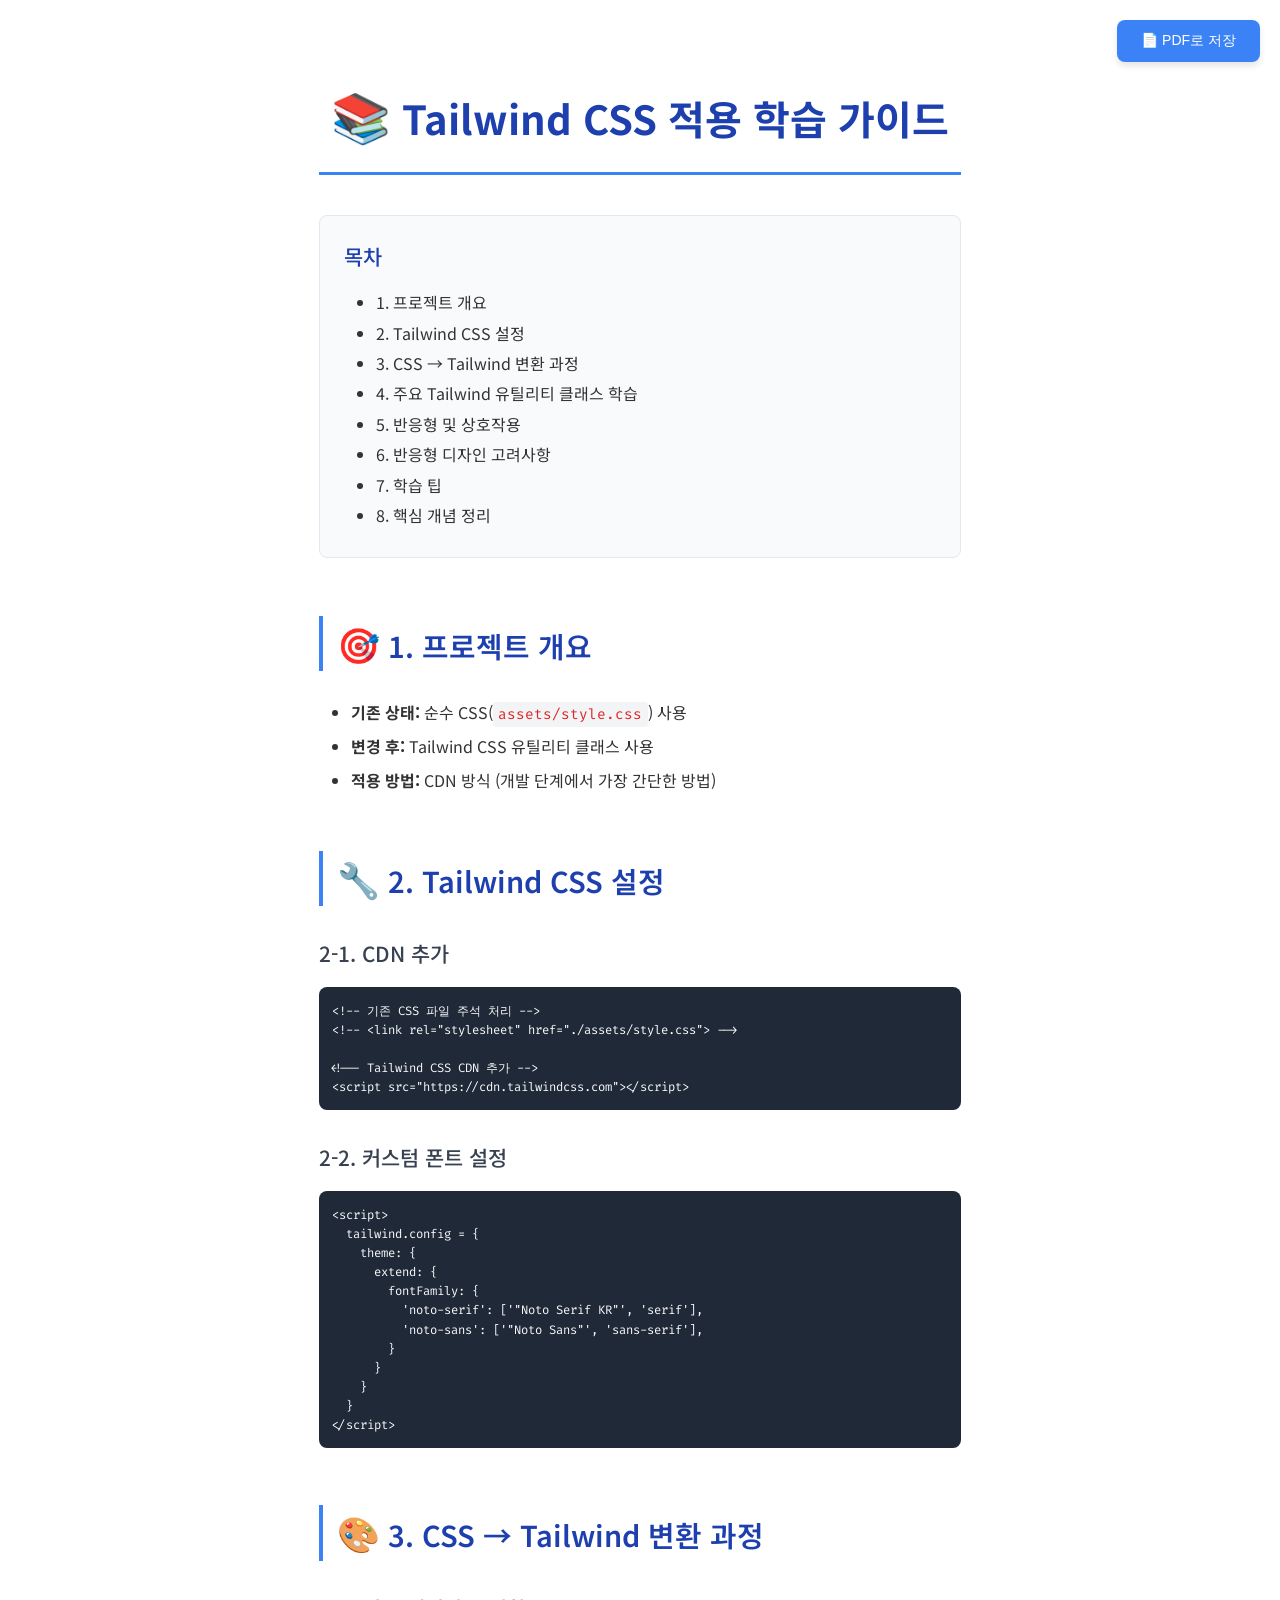
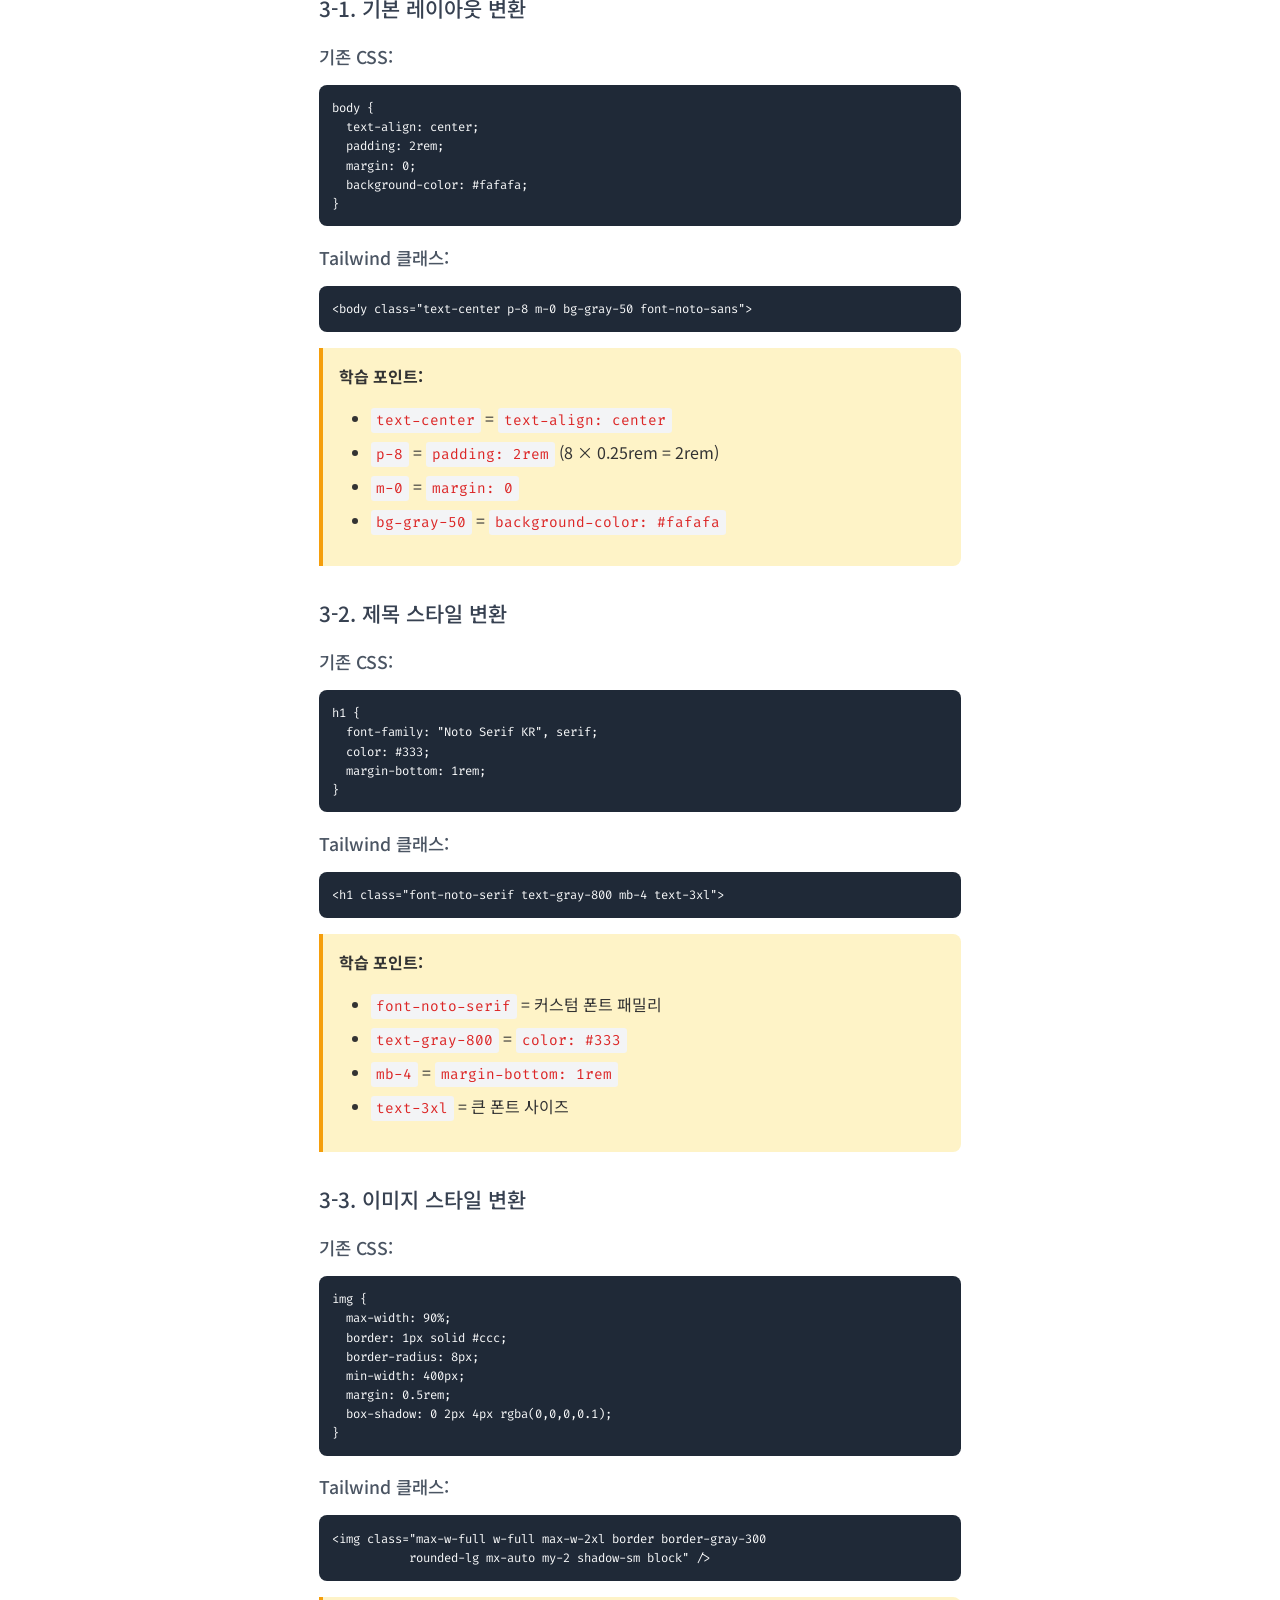
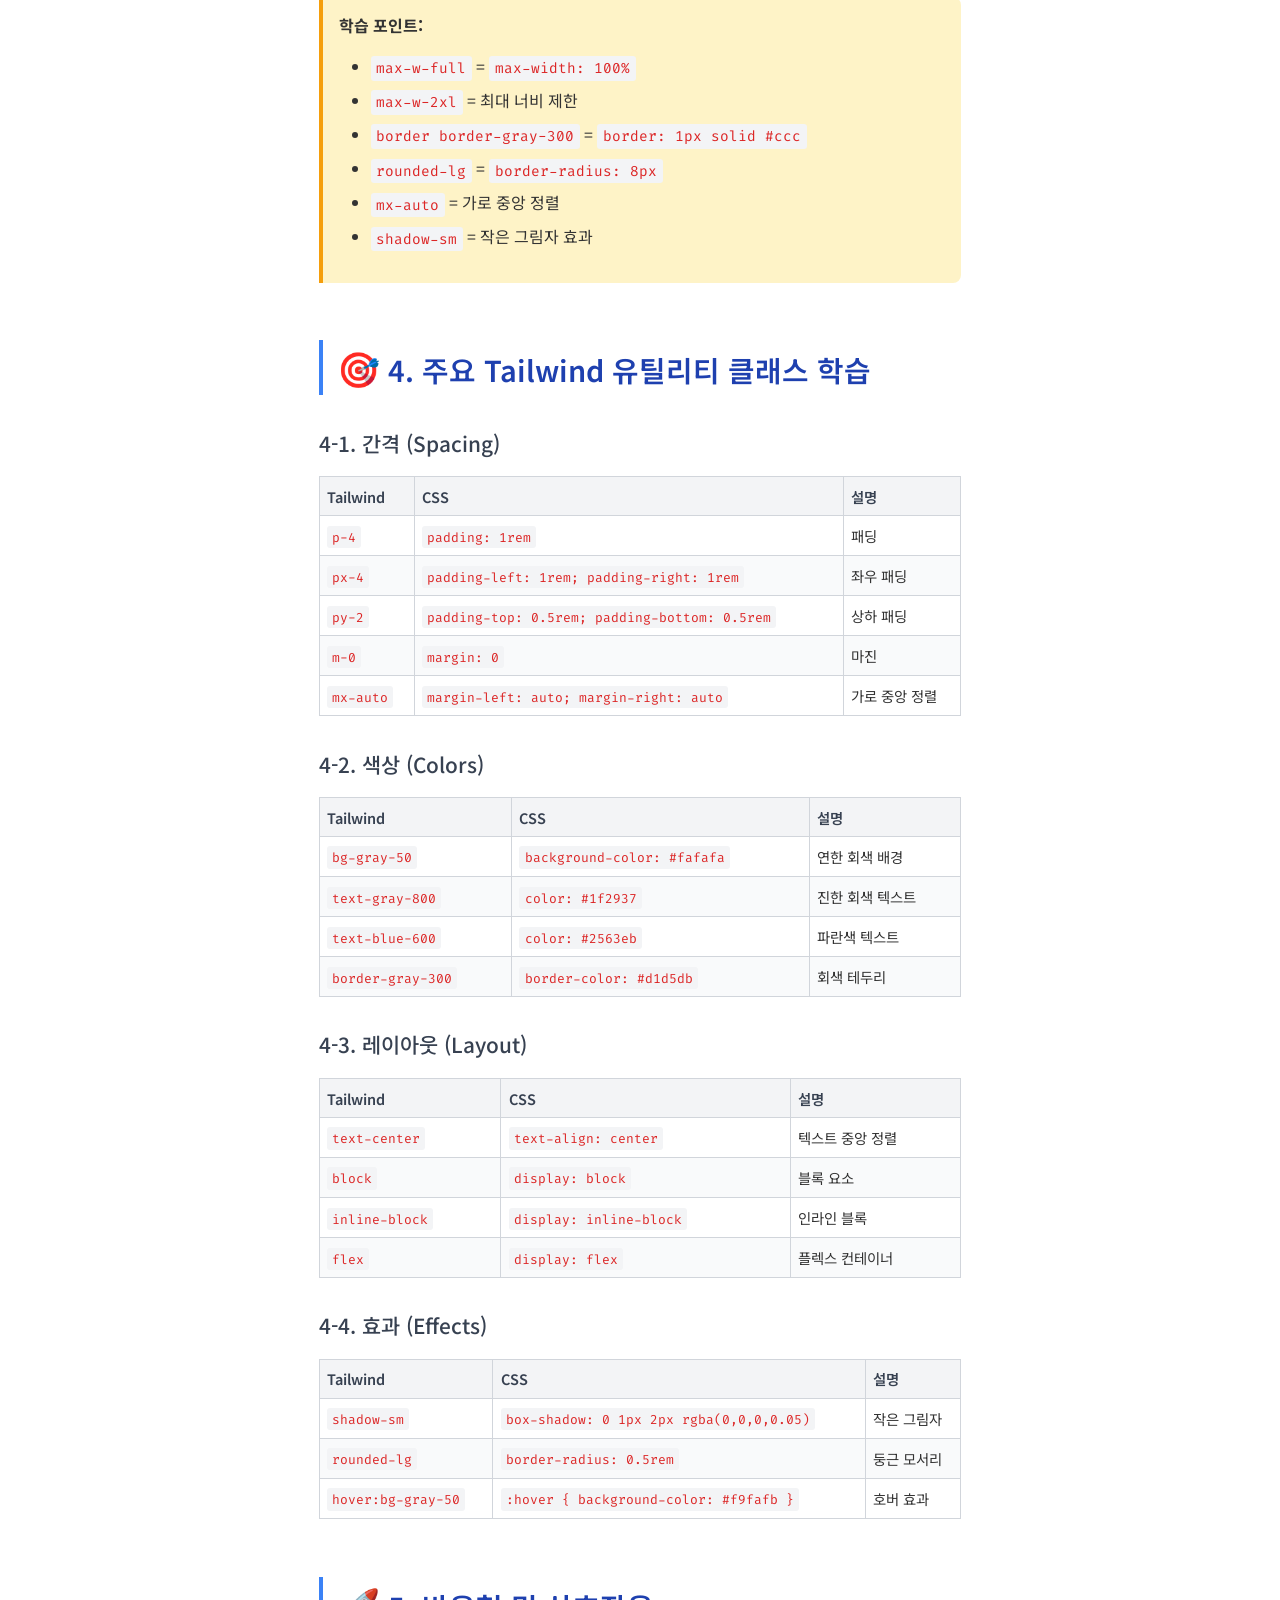
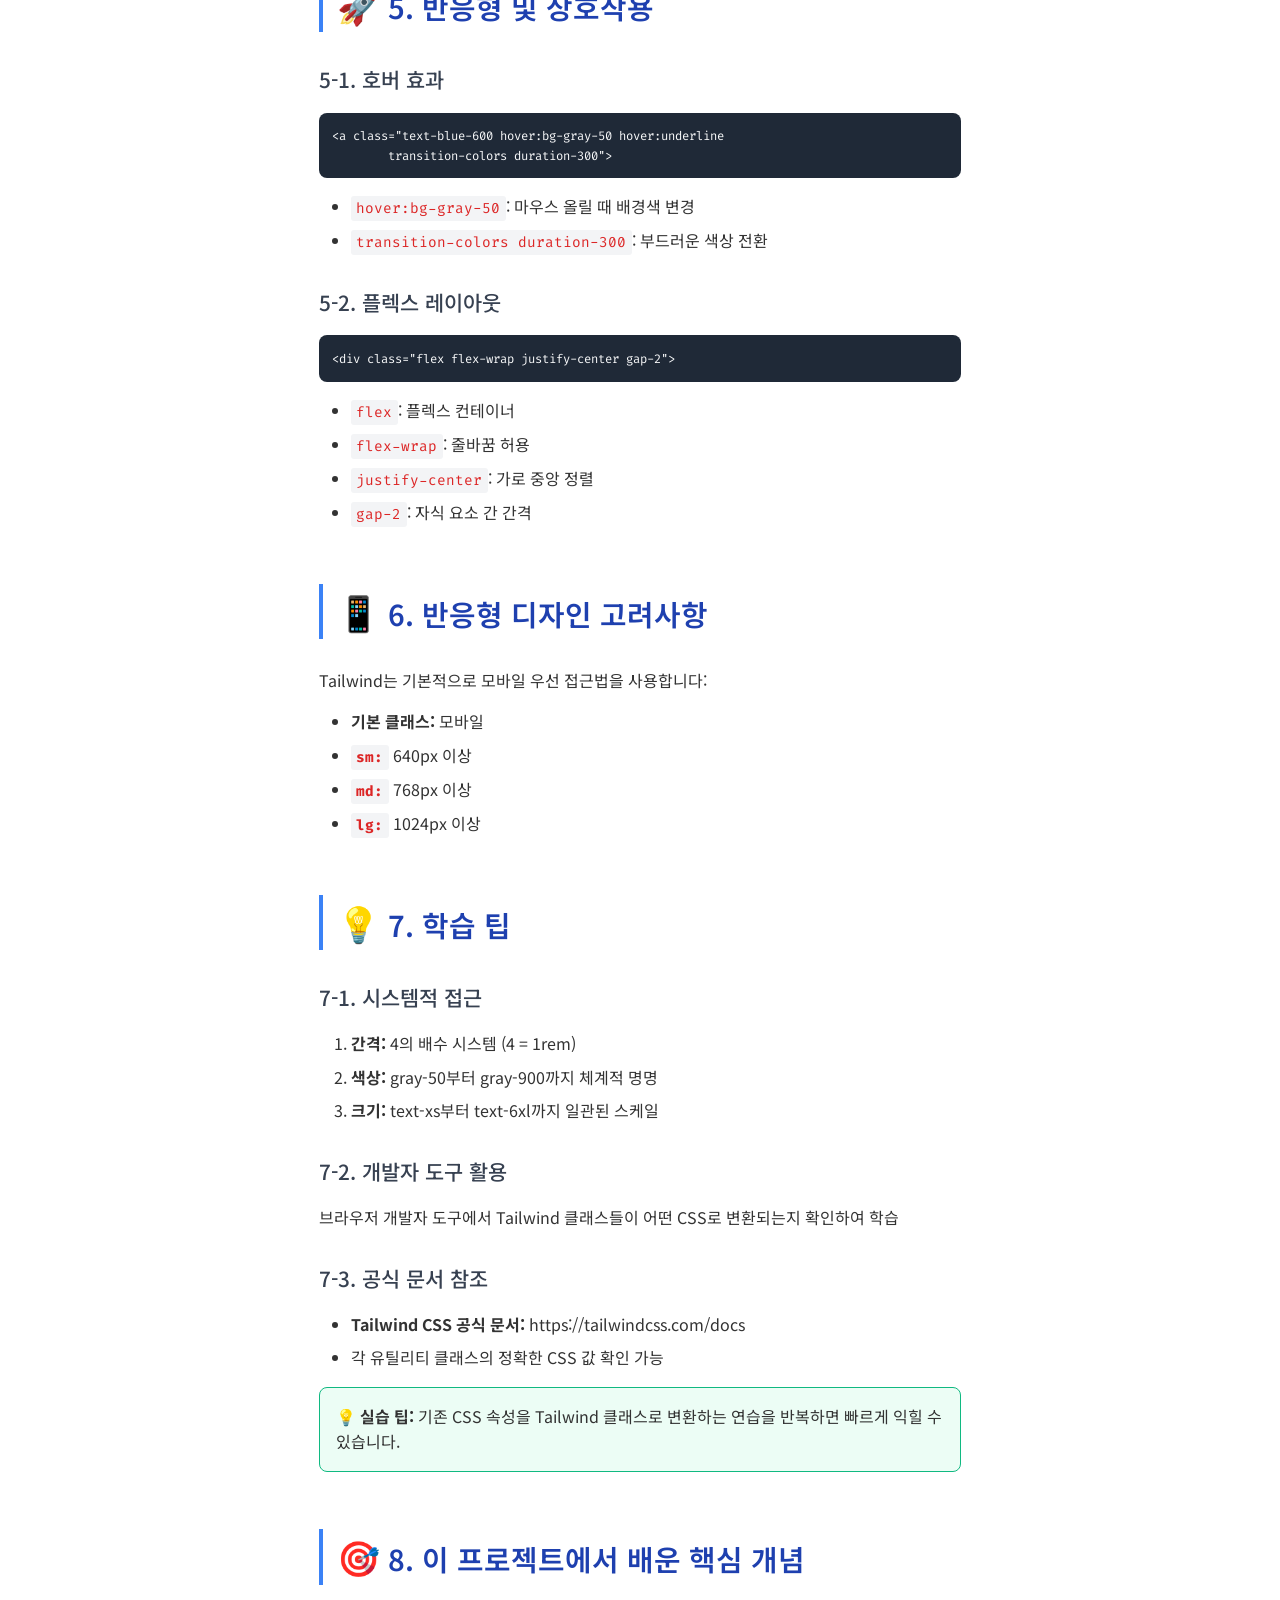
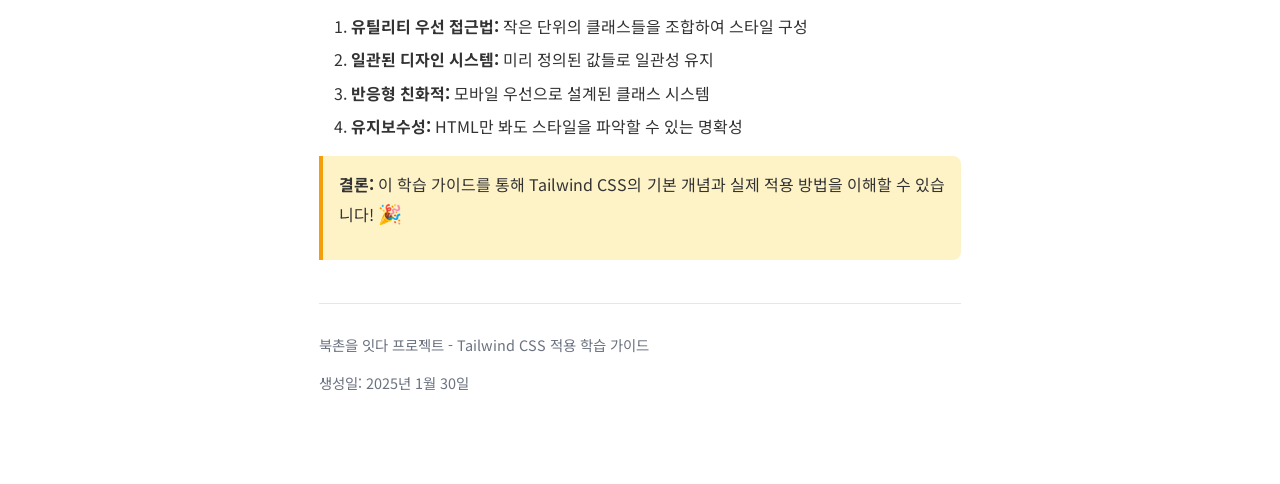
<file: tailwind-learning-guide.html>
<!DOCTYPE html>
<html lang="ko">
<head>
  <meta charset="UTF-8">
  <meta name="viewport" content="width=device-width, initial-scale=1.0">
  <title>Tailwind CSS 적용 학습 가이드</title>
  <style>
    @import url('https://fonts.googleapis.com/css2?family=Noto+Sans+KR:wght@300;400;500;700&family=Fira+Code:wght@300;400;500&display=swap');
    
    * {
      margin: 0;
      padding: 0;
      box-sizing: border-box;
    }
    
    body {
      font-family: 'Noto Sans KR', sans-serif;
      line-height: 1.6;
      color: #333;
      max-width: 210mm;
      margin: 0 auto;
      padding: 20mm;
      background: white;
    }
    
    @media print {
      body {
        padding: 15mm;
        font-size: 12px;
      }
      
      .page-break {
        page-break-before: always;
      }
      
      .no-print {
        display: none;
      }
    }
    
    h1 {
      color: #1e40af;
      font-size: 2.5em;
      font-weight: 700;
      margin-bottom: 1em;
      text-align: center;
      border-bottom: 3px solid #3b82f6;
      padding-bottom: 0.5em;
    }
    
    h2 {
      color: #1e40af;
      font-size: 1.8em;
      font-weight: 600;
      margin: 2em 0 1em 0;
      border-left: 4px solid #3b82f6;
      padding-left: 0.5em;
    }
    
    h3 {
      color: #374151;
      font-size: 1.3em;
      font-weight: 500;
      margin: 1.5em 0 0.8em 0;
    }
    
    h4 {
      color: #4b5563;
      font-size: 1.1em;
      font-weight: 500;
      margin: 1em 0 0.5em 0;
    }
    
    p {
      margin-bottom: 1em;
      text-align: justify;
    }
    
    code {
      font-family: 'Fira Code', monospace;
      background: #f3f4f6;
      padding: 0.2em 0.4em;
      border-radius: 3px;
      font-size: 0.9em;
      color: #dc2626;
    }
    
    pre {
      background: #1f2937;
      color: #f9fafb;
      padding: 1em;
      border-radius: 8px;
      overflow-x: auto;
      margin: 1em 0;
      font-family: 'Fira Code', monospace;
      font-size: 0.85em;
      line-height: 1.4;
    }
    
    pre code {
      background: none;
      color: inherit;
      padding: 0;
    }
    
    table {
      width: 100%;
      border-collapse: collapse;
      margin: 1em 0;
      font-size: 0.9em;
    }
    
    th, td {
      border: 1px solid #d1d5db;
      padding: 0.5em;
      text-align: left;
    }
    
    th {
      background: #f3f4f6;
      font-weight: 600;
      color: #374151;
    }
    
    tr:nth-child(even) {
      background: #f9fafb;
    }
    
    .highlight {
      background: #fef3c7;
      padding: 1em;
      border-left: 4px solid #f59e0b;
      margin: 1em 0;
      border-radius: 0 8px 8px 0;
    }
    
    .tip {
      background: #ecfdf5;
      border: 1px solid #10b981;
      padding: 1em;
      border-radius: 8px;
      margin: 1em 0;
    }
    
    .tip::before {
      content: "💡 ";
      font-weight: bold;
    }
    
    .emoji {
      font-size: 1.2em;
    }
    
    ul, ol {
      margin: 1em 0;
      padding-left: 2em;
    }
    
    li {
      margin-bottom: 0.5em;
    }
    
    .toc {
      background: #f8fafc;
      border: 1px solid #e2e8f0;
      padding: 1.5em;
      border-radius: 8px;
      margin: 2em 0;
    }
    
    .toc h3 {
      margin-top: 0;
      color: #1e40af;
    }
    
    .toc ul {
      margin: 0;
    }
    
    .toc li {
      margin-bottom: 0.3em;
    }
    
    .print-button {
      position: fixed;
      top: 20px;
      right: 20px;
      background: #3b82f6;
      color: white;
      border: none;
      padding: 12px 24px;
      border-radius: 8px;
      cursor: pointer;
      font-size: 14px;
      font-weight: 500;
      box-shadow: 0 4px 6px rgba(0, 0, 0, 0.1);
      transition: background 0.3s ease;
    }
    
    .print-button:hover {
      background: #2563eb;
    }
  </style>
</head>
<body>
  <button class="print-button no-print" onclick="window.print()">📄 PDF로 저장</button>

  <h1><span class="emoji">📚</span> Tailwind CSS 적용 학습 가이드</h1>

  <div class="toc">
    <h3>목차</h3>
    <ul>
      <li>1. 프로젝트 개요</li>
      <li>2. Tailwind CSS 설정</li>
      <li>3. CSS → Tailwind 변환 과정</li>
      <li>4. 주요 Tailwind 유틸리티 클래스 학습</li>
      <li>5. 반응형 및 상호작용</li>
      <li>6. 반응형 디자인 고려사항</li>
      <li>7. 학습 팁</li>
      <li>8. 핵심 개념 정리</li>
    </ul>
  </div>

  <h2><span class="emoji">🎯</span> 1. 프로젝트 개요</h2>
  <ul>
    <li><strong>기존 상태:</strong> 순수 CSS(<code>assets/style.css</code>) 사용</li>
    <li><strong>변경 후:</strong> Tailwind CSS 유틸리티 클래스 사용</li>
    <li><strong>적용 방법:</strong> CDN 방식 (개발 단계에서 가장 간단한 방법)</li>
  </ul>

  <h2><span class="emoji">🔧</span> 2. Tailwind CSS 설정</h2>

  <h3>2-1. CDN 추가</h3>
  <pre><code>&lt;!-- 기존 CSS 파일 주석 처리 --&gt;
&lt;!-- &lt;link rel="stylesheet" href="./assets/style.css"&gt; --&gt;

&lt;!-- Tailwind CSS CDN 추가 --&gt;
&lt;script src="https://cdn.tailwindcss.com"&gt;&lt;/script&gt;</code></pre>

  <h3>2-2. 커스텀 폰트 설정</h3>
  <pre><code>&lt;script&gt;
  tailwind.config = {
    theme: {
      extend: {
        fontFamily: {
          'noto-serif': ['"Noto Serif KR"', 'serif'],
          'noto-sans': ['"Noto Sans"', 'sans-serif'],
        }
      }
    }
  }
&lt;/script&gt;</code></pre>

  <div class="page-break"></div>

  <h2><span class="emoji">🎨</span> 3. CSS → Tailwind 변환 과정</h2>

  <h3>3-1. 기본 레이아웃 변환</h3>
  
  <h4>기존 CSS:</h4>
  <pre><code>body { 
  text-align: center; 
  padding: 2rem; 
  margin: 0;
  background-color: #fafafa;
}</code></pre>

  <h4>Tailwind 클래스:</h4>
  <pre><code>&lt;body class="text-center p-8 m-0 bg-gray-50 font-noto-sans"&gt;</code></pre>

  <div class="highlight">
    <strong>학습 포인트:</strong>
    <ul>
      <li><code>text-center</code> = <code>text-align: center</code></li>
      <li><code>p-8</code> = <code>padding: 2rem</code> (8 × 0.25rem = 2rem)</li>
      <li><code>m-0</code> = <code>margin: 0</code></li>
      <li><code>bg-gray-50</code> = <code>background-color: #fafafa</code></li>
    </ul>
  </div>

  <h3>3-2. 제목 스타일 변환</h3>
  
  <h4>기존 CSS:</h4>
  <pre><code>h1 { 
  font-family: "Noto Serif KR", serif; 
  color: #333;
  margin-bottom: 1rem;
}</code></pre>

  <h4>Tailwind 클래스:</h4>
  <pre><code>&lt;h1 class="font-noto-serif text-gray-800 mb-4 text-3xl"&gt;</code></pre>

  <div class="highlight">
    <strong>학습 포인트:</strong>
    <ul>
      <li><code>font-noto-serif</code> = 커스텀 폰트 패밀리</li>
      <li><code>text-gray-800</code> = <code>color: #333</code></li>
      <li><code>mb-4</code> = <code>margin-bottom: 1rem</code></li>
      <li><code>text-3xl</code> = 큰 폰트 사이즈</li>
    </ul>
  </div>

  <h3>3-3. 이미지 스타일 변환</h3>
  
  <h4>기존 CSS:</h4>
  <pre><code>img { 
  max-width: 90%; 
  border: 1px solid #ccc; 
  border-radius: 8px; 
  min-width: 400px;
  margin: 0.5rem;
  box-shadow: 0 2px 4px rgba(0,0,0,0.1);
}</code></pre>

  <h4>Tailwind 클래스:</h4>
  <pre><code>&lt;img class="max-w-full w-full max-w-2xl border border-gray-300 
           rounded-lg mx-auto my-2 shadow-sm block" /&gt;</code></pre>

  <div class="highlight">
    <strong>학습 포인트:</strong>
    <ul>
      <li><code>max-w-full</code> = <code>max-width: 100%</code></li>
      <li><code>max-w-2xl</code> = 최대 너비 제한</li>
      <li><code>border border-gray-300</code> = <code>border: 1px solid #ccc</code></li>
      <li><code>rounded-lg</code> = <code>border-radius: 8px</code></li>
      <li><code>mx-auto</code> = 가로 중앙 정렬</li>
      <li><code>shadow-sm</code> = 작은 그림자 효과</li>
    </ul>
  </div>

  <div class="page-break"></div>

  <h2><span class="emoji">🎯</span> 4. 주요 Tailwind 유틸리티 클래스 학습</h2>

  <h3>4-1. 간격 (Spacing)</h3>
  <table>
    <thead>
      <tr>
        <th>Tailwind</th>
        <th>CSS</th>
        <th>설명</th>
      </tr>
    </thead>
    <tbody>
      <tr>
        <td><code>p-4</code></td>
        <td><code>padding: 1rem</code></td>
        <td>패딩</td>
      </tr>
      <tr>
        <td><code>px-4</code></td>
        <td><code>padding-left: 1rem; padding-right: 1rem</code></td>
        <td>좌우 패딩</td>
      </tr>
      <tr>
        <td><code>py-2</code></td>
        <td><code>padding-top: 0.5rem; padding-bottom: 0.5rem</code></td>
        <td>상하 패딩</td>
      </tr>
      <tr>
        <td><code>m-0</code></td>
        <td><code>margin: 0</code></td>
        <td>마진</td>
      </tr>
      <tr>
        <td><code>mx-auto</code></td>
        <td><code>margin-left: auto; margin-right: auto</code></td>
        <td>가로 중앙 정렬</td>
      </tr>
    </tbody>
  </table>

  <h3>4-2. 색상 (Colors)</h3>
  <table>
    <thead>
      <tr>
        <th>Tailwind</th>
        <th>CSS</th>
        <th>설명</th>
      </tr>
    </thead>
    <tbody>
      <tr>
        <td><code>bg-gray-50</code></td>
        <td><code>background-color: #fafafa</code></td>
        <td>연한 회색 배경</td>
      </tr>
      <tr>
        <td><code>text-gray-800</code></td>
        <td><code>color: #1f2937</code></td>
        <td>진한 회색 텍스트</td>
      </tr>
      <tr>
        <td><code>text-blue-600</code></td>
        <td><code>color: #2563eb</code></td>
        <td>파란색 텍스트</td>
      </tr>
      <tr>
        <td><code>border-gray-300</code></td>
        <td><code>border-color: #d1d5db</code></td>
        <td>회색 테두리</td>
      </tr>
    </tbody>
  </table>

  <h3>4-3. 레이아웃 (Layout)</h3>
  <table>
    <thead>
      <tr>
        <th>Tailwind</th>
        <th>CSS</th>
        <th>설명</th>
      </tr>
    </thead>
    <tbody>
      <tr>
        <td><code>text-center</code></td>
        <td><code>text-align: center</code></td>
        <td>텍스트 중앙 정렬</td>
      </tr>
      <tr>
        <td><code>block</code></td>
        <td><code>display: block</code></td>
        <td>블록 요소</td>
      </tr>
      <tr>
        <td><code>inline-block</code></td>
        <td><code>display: inline-block</code></td>
        <td>인라인 블록</td>
      </tr>
      <tr>
        <td><code>flex</code></td>
        <td><code>display: flex</code></td>
        <td>플렉스 컨테이너</td>
      </tr>
    </tbody>
  </table>

  <h3>4-4. 효과 (Effects)</h3>
  <table>
    <thead>
      <tr>
        <th>Tailwind</th>
        <th>CSS</th>
        <th>설명</th>
      </tr>
    </thead>
    <tbody>
      <tr>
        <td><code>shadow-sm</code></td>
        <td><code>box-shadow: 0 1px 2px rgba(0,0,0,0.05)</code></td>
        <td>작은 그림자</td>
      </tr>
      <tr>
        <td><code>rounded-lg</code></td>
        <td><code>border-radius: 0.5rem</code></td>
        <td>둥근 모서리</td>
      </tr>
      <tr>
        <td><code>hover:bg-gray-50</code></td>
        <td><code>:hover { background-color: #f9fafb }</code></td>
        <td>호버 효과</td>
      </tr>
    </tbody>
  </table>

  <div class="page-break"></div>

  <h2><span class="emoji">🚀</span> 5. 반응형 및 상호작용</h2>

  <h3>5-1. 호버 효과</h3>
  <pre><code>&lt;a class="text-blue-600 hover:bg-gray-50 hover:underline 
        transition-colors duration-300"&gt;</code></pre>
  <ul>
    <li><code>hover:bg-gray-50</code>: 마우스 올릴 때 배경색 변경</li>
    <li><code>transition-colors duration-300</code>: 부드러운 색상 전환</li>
  </ul>

  <h3>5-2. 플렉스 레이아웃</h3>
  <pre><code>&lt;div class="flex flex-wrap justify-center gap-2"&gt;</code></pre>
  <ul>
    <li><code>flex</code>: 플렉스 컨테이너</li>
    <li><code>flex-wrap</code>: 줄바꿈 허용</li>
    <li><code>justify-center</code>: 가로 중앙 정렬</li>
    <li><code>gap-2</code>: 자식 요소 간 간격</li>
  </ul>

  <h2><span class="emoji">📱</span> 6. 반응형 디자인 고려사항</h2>
  <p>Tailwind는 기본적으로 모바일 우선 접근법을 사용합니다:</p>
  <ul>
    <li><strong>기본 클래스:</strong> 모바일</li>
    <li><strong><code>sm:</code></strong> 640px 이상</li>
    <li><strong><code>md:</code></strong> 768px 이상</li>
    <li><strong><code>lg:</code></strong> 1024px 이상</li>
  </ul>

  <h2><span class="emoji">💡</span> 7. 학습 팁</h2>

  <h3>7-1. 시스템적 접근</h3>
  <ol>
    <li><strong>간격:</strong> 4의 배수 시스템 (4 = 1rem)</li>
    <li><strong>색상:</strong> gray-50부터 gray-900까지 체계적 명명</li>
    <li><strong>크기:</strong> text-xs부터 text-6xl까지 일관된 스케일</li>
  </ol>

  <h3>7-2. 개발자 도구 활용</h3>
  <p>브라우저 개발자 도구에서 Tailwind 클래스들이 어떤 CSS로 변환되는지 확인하여 학습</p>

  <h3>7-3. 공식 문서 참조</h3>
  <ul>
    <li><strong>Tailwind CSS 공식 문서:</strong> https://tailwindcss.com/docs</li>
    <li>각 유틸리티 클래스의 정확한 CSS 값 확인 가능</li>
  </ul>

  <div class="tip">
    <strong>실습 팁:</strong> 기존 CSS 속성을 Tailwind 클래스로 변환하는 연습을 반복하면 빠르게 익힐 수 있습니다.
  </div>

  <h2><span class="emoji">🎯</span> 8. 이 프로젝트에서 배운 핵심 개념</h2>

  <ol>
    <li><strong>유틸리티 우선 접근법:</strong> 작은 단위의 클래스들을 조합하여 스타일 구성</li>
    <li><strong>일관된 디자인 시스템:</strong> 미리 정의된 값들로 일관성 유지</li>
    <li><strong>반응형 친화적:</strong> 모바일 우선으로 설계된 클래스 시스템</li>
    <li><strong>유지보수성:</strong> HTML만 봐도 스타일을 파악할 수 있는 명확성</li>
  </ol>

  <div class="highlight">
    <p><strong>결론:</strong> 이 학습 가이드를 통해 Tailwind CSS의 기본 개념과 실제 적용 방법을 이해할 수 있습니다! <span class="emoji">🎉</span></p>
  </div>

  <div style="text-align: center; margin-top: 3em; color: #6b7280; font-size: 0.9em;">
    <hr style="margin: 2em 0; border: none; border-top: 1px solid #e5e7eb;">
    <p>북촌을 잇다 프로젝트 - Tailwind CSS 적용 학습 가이드</p>
    <p>생성일: 2025년 1월 30일</p>
  </div>
</body>
</html>
</file>
